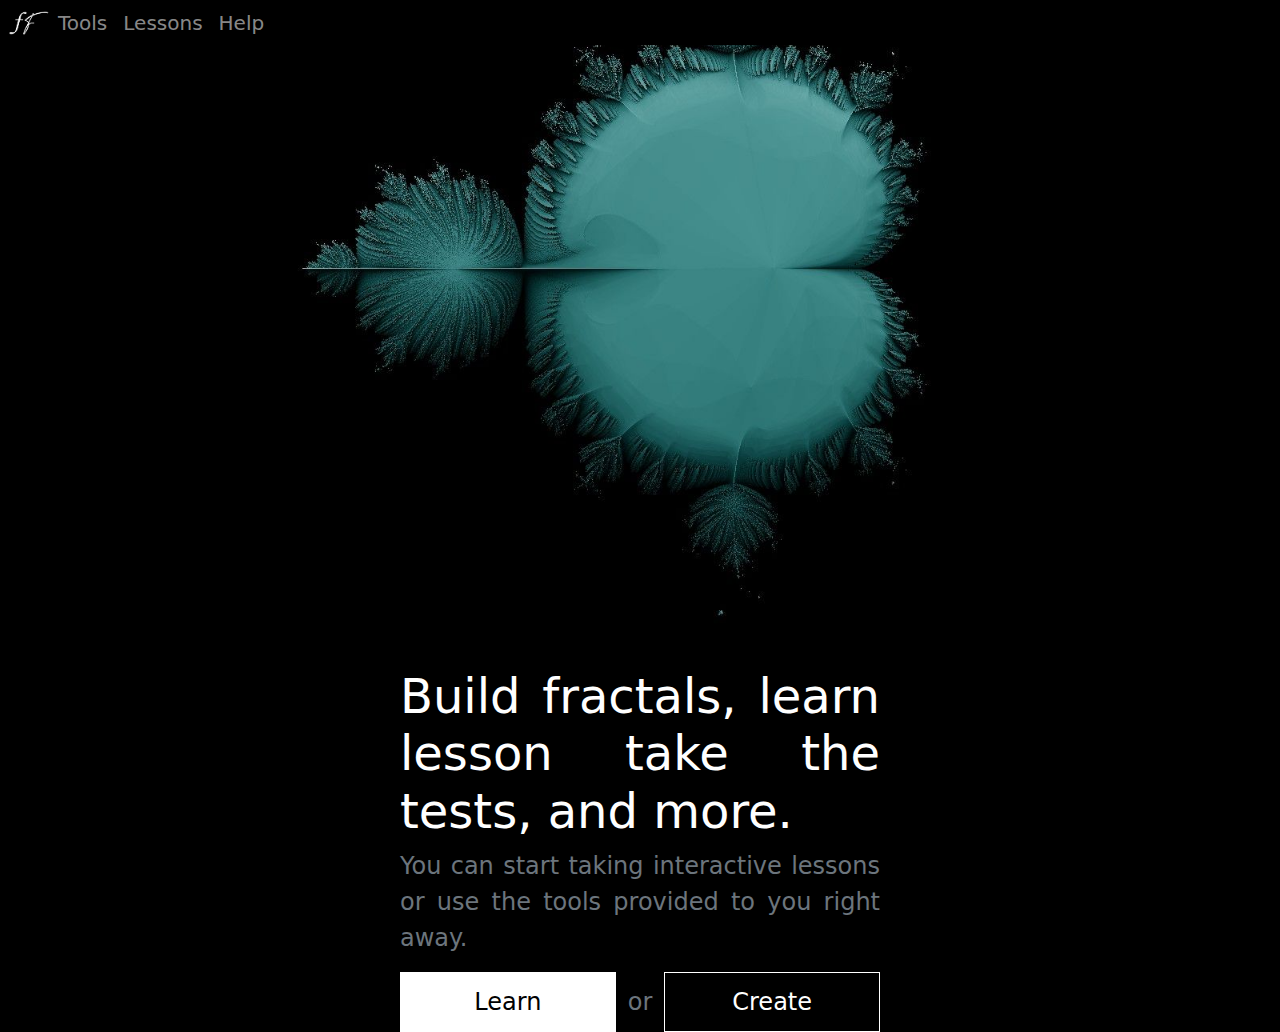
<file: index.html>
<html>
    <head>
        <title>FractalFuntrion</title>
        <link rel="shortcut icon" type="image/x-icon" href="sprites/favicon.ico" />
        <link rel="stylesheet" type="text/css" href="css/style.css" />
        <link href="css/bootstrap.css" type="text/css" rel="stylesheet" />
    </head>
    <body class="bg-black">
        <nav class="navbar navbar-expand-lg navbar-dark bg-black">
            <div class="container-fluid" style="padding: 0">
                <a class="navbar-brand" href="index.html" style="margin: 0; padding: 0">
                    <img src="sprites/logo.png" alt="logo" width="50" height="50" style="margin: 0; padding: 0" />
                </a>
                <button
                    class="navbar-toggler"
                    type="button"
                    data-bs-toggle="collapse"
                    data-bs-target="#navbarNavAltMarkup"
                    aria-controls="navbarNavAltMarkup"
                    aria-expanded="false"
                    aria-label="Toggle navigation">
                    <span class="navbar-toggler-icon"></span>
                </button>
                <div class="collapse navbar-collapse" id="navbarNavAltMarkup">
                    <div class="navbar-nav">
                        <a class="nav-link fs-5 fw-lighter" aria-current="page" href="tools.html"> Tools </a>
                        <a class="nav-link fs-5 fw-lighter" aria-current="page" href="lessons.html">Lessons</a>
                        <a class="nav-link fs-5 fw-lighter" href="help.html"> Help </a>
                    </div>
                </div>
            </div>
        </nav>

        <div class="main2">
            <img src="sprites/fractal.jpg" class="yakor" alt="fractal" />
            <div class="sloganDiv">
                <h1 class="slogan">Build fractals, learn lesson take the tests, and more.</h1>
                <span class="downSlogan">You can start taking interactive lessons or use the tools provided to you right away.</span>
                <div style="display: flex; justify-content: space-between; margin-top: 1em">
                    <button type="button" class="defButton fs-4 fw-lighter" onclick="goToLearning()">Learn</button>
                    <span class="downSlogan" style="display: flex; margin: auto; margin-left: 0.5em; margin-right: 0.5em"> or </span>
                    <button type="button" class="revButton fs-4 fw-lighter" onclick="goToTools()">Create</button>
                </div>
            </div>
        </div>
        <script src="js/links.js"></script>
        <script src="js/bootstrap.js"></script>
    </body>
</html>
</file>
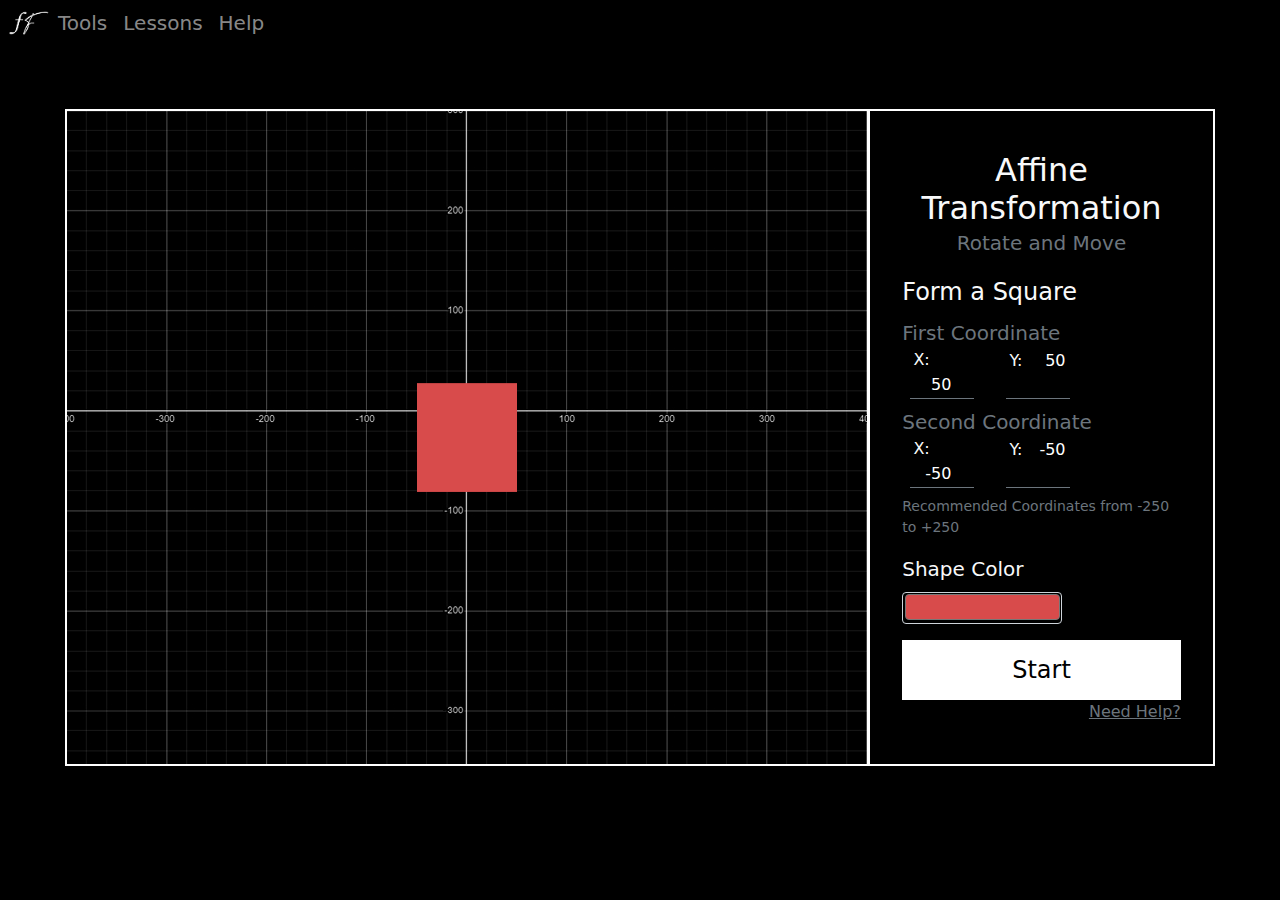
<file: affine.html>
<html>
    <head>
        <title>Affine Transformation</title>
        <link rel="shortcut icon" type="image/x-icon" href="sprites/favicon.ico" />
        <link rel="stylesheet" type="text/css" href="css/style.css" />
        <link href="css/bootstrap.css" type="text/css" rel="stylesheet" />
    </head>
    <body class="bg-black">
        <nav class="navbar navbar-expand-lg navbar-dark bg-black">
            <div class="container-fluid" style="padding: 0">
                <a class="navbar-brand" href="index.html" style="margin: 0; padding: 0">
                    <img src="sprites/logo.png" alt="logo" width="50" height="50" style="margin: 0; padding: 0" />
                </a>
                <button
                    class="navbar-toggler"
                    type="button"
                    data-bs-toggle="collapse"
                    data-bs-target="#navbarNavAltMarkup"
                    aria-controls="navbarNavAltMarkup"
                    aria-expanded="false"
                    aria-label="Toggle navigation">
                    <span class="navbar-toggler-icon"></span>
                </button>
                <div class="collapse navbar-collapse" id="navbarNavAltMarkup">
                    <div class="navbar-nav">
                        <a class="nav-link fs-5 fw-lighter" aria-current="page" href="tools.html">Tools</a>
                        <a class="nav-link fs-5 fw-lighter" aria-current="page" href="lessons.html">Lessons</a>
                        <a class="nav-link fs-5 fw-lighter" href="help.html"> Help </a>
                    </div>
                </div>
            </div>
        </nav>

        <div class="mainDiv">
            <canvas id="affine" class="canvas" width="800" height="600"></canvas>
            <form class="form" id="form1">
                <div class="formHeader">
                    <h1 class="fs-2 text-light" style="margin: 0" id="info">Affine Transformation</h1>
                    <span class="fs-5 secondLabel fw-lighter"> Rotate and Move </span>
                </div>

                
                <span class="form-label text-light fs-4" id="numiter" style="width: 100%; ">Form a Square </span>
                <div class="" style="width: 100%">
                    
                    
                    <span class="fs-5 fw-lighter secondLabel" id="numiter" style="width: 100%">First Coordinate</span>

                    <div class="coordinates">
                        <div class="coordinate">
                        <label for="point1" class="text-light fs-6" id="numiter">X:</label>
                        <input type="number" class="points" id="point1X" min="-400" max="400" required value="50" />
                        </div>
                        <div class="coordinate">
                        <label for="point1" class="text-light fs-6" id="numiter">Y:</label>
                        <input type="number" class="points" id="point1Y" min="-300" max="300" required value="50" />
                        </div>
                    </div>
                    <span class="form-label secondLabel fs-5 fw-lighter" id="numiter" style="width: 100%;">Second Coordinate</span>
                    <div class="coordinates"> 
                        <div class="coordinate">
                        <label for="point1" class="text-light fs-6" id="numiter">X:</label>
                        <input type="number" class="points" id="point2X" min="-400" max="400" required value="-50" />
                        </div>
                        <div class="coordinate">
                        <label for="point1" class="text-light fs-6" id="numiter">Y:</label>
                        <input type="number" class="points" id="point2Y" min="-300" max="300" required value="-50" />
                        </div>
                    </div>
                    <div class="form-text">Recommended Coordinates from -250 to +250</div>
                    <div id="shapeColor">
                        <label for="exampleColorInput" class="form-label text-light fs-5">Shape Color</label>
                    
                        <input type="color" class="form-control form-label form-control-color" id="exampleColorInput" value="#d84b4b" />
                    </div>
                </div>
                <button type="submit" class="sbutton defButton fs-4 fw-lighter" id="rotateButton" >Start</button>
                <p style="text-align: right; width: 100%; margin: 0"><a href="help.html" class="helpLink">Need Help?</a></p>
            </form>
        </div>

        <script src="js/bootstrap.js"></script>
        <script src="js/affine.js"></script>
    </body>
</html>
</file>
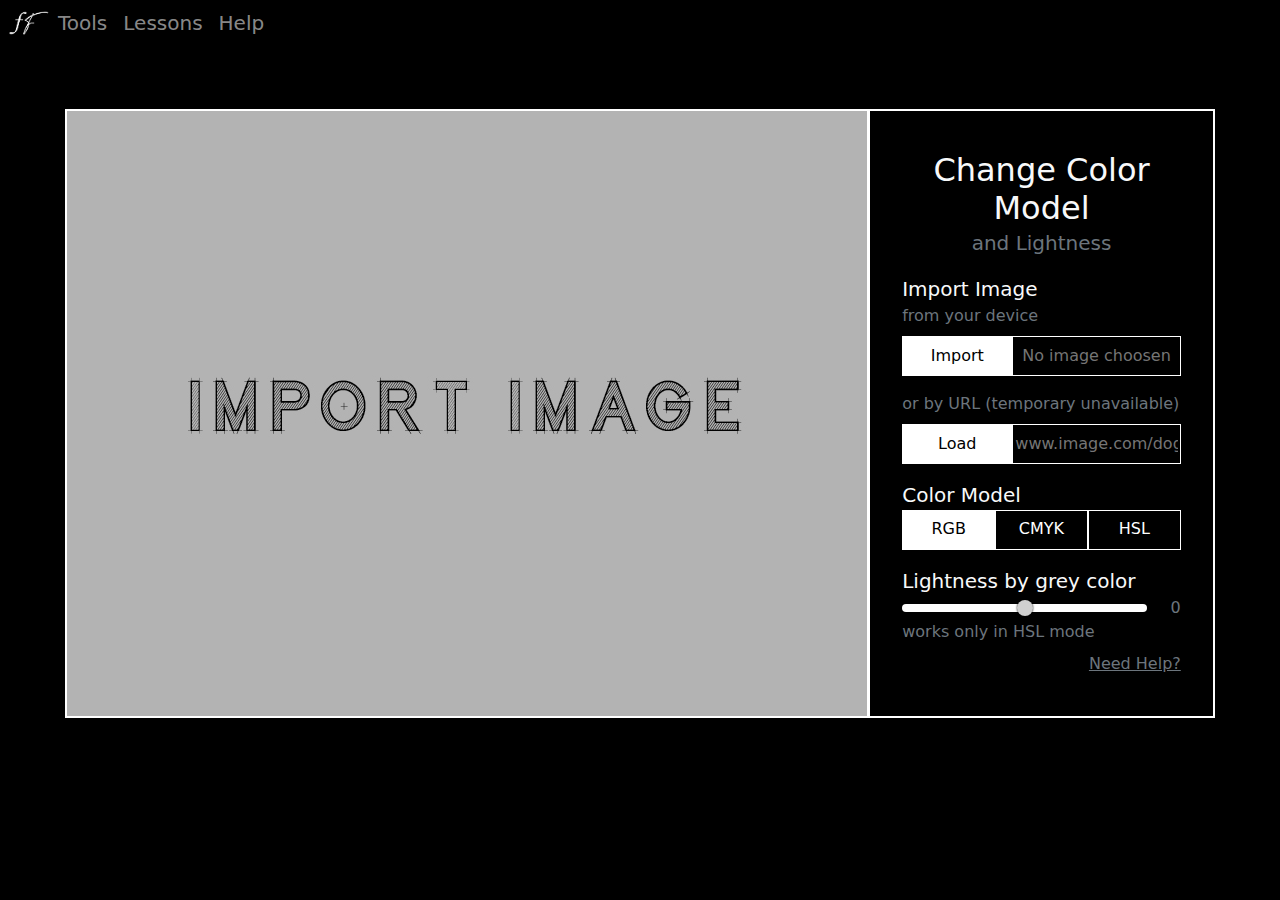
<file: color.html>
<html>
    <head>
        <title>Change Color Models</title>
        <link rel="shortcut icon" type="image/x-icon" href="sprites/favicon.ico" />
        <link rel="stylesheet" type="text/css" href="css/style.css" />
        <link href="css/bootstrap.css" type="text/css" rel="stylesheet" />
    </head>
    <body class="bg-black">
        <nav class="navbar navbar-expand-lg navbar-dark bg-black">
            <div class="container-fluid" style="padding: 0">
                <a class="navbar-brand" href="index.html" style="margin: 0; padding: 0">
                    <img src="sprites/logo.png" alt="logo" width="50" height="50" style="margin: 0; padding: 0" />
                </a>
                <button
                    class="navbar-toggler"
                    type="button"
                    data-bs-toggle="collapse"
                    data-bs-target="#navbarNavAltMarkup"
                    aria-controls="navbarNavAltMarkup"
                    aria-expanded="false"
                    aria-label="Toggle navigation">
                    <span class="navbar-toggler-icon"></span>
                </button>
                <div class="collapse navbar-collapse" id="navbarNavAltMarkup">
                    <div class="navbar-nav">
                        <a class="nav-link fs-5 fw-lighter" aria-current="page" href="tools.html">Tools</a>
                        <a class="nav-link fs-5 fw-lighter" aria-current="page" href="lessons.html">Lessons</a>
                        <a class="nav-link fs-5 fw-lighter" href="help.html"> Help </a>
                    </div>
                </div>
            </div>
        </nav>

        <div class="mainDiv">
            <canvas id="imgCanvas" class="canvas" width="800" height="600"></canvas>
            <form class="form" id="form1">
                <div class="formHeader">
                    <h1 class="fs-2 text-light" style="margin: 0" id="info">Change Color Model</h1>
                    <span class="fs-5 secondLabel fw-lighter"> and Lightness </span>
                </div>

                <div style="width: 100%">
                    <label for="exampleColorInput" class="text-light fs-5" style="width: 100%"> Import Image</label>
                    <label for="file" class="form-label secondLabel" id="numiter">from your device</label>
                    <div class="mb-3" style="width: 100%; display: flex">
                        <label for="file" class="defButton" style="width: 60%; display: flex">
                            <span style="margin: auto">Import</span>
                        </label>
                        <input class="fileInput" placeholder="No image choosen" readonly />
                        <input type="file" style="width: 100%; display: none" id="file" name="file" onchange="importFile()" />
                    </div>
                    <label for="iterations" class="form-label secondLabel" id="numiter2">or by URL (temporary unavailable)</label>
                    <div class="mb-3" style="width: 100%; display: flex">
                        <button disabled type="button" class="defButton" style="width: 60%" onclick="importLink()" id="load">Load</button>
                        <input disabled type="url" class="urlInput" id="urlInput" value="" placeholder="www.image.com/dog" required />
                    </div>
                </div>
                <label for="iterations" class="text-light fs-5" id="numiter2">Color Model</label>

                <div class="btn-group btn-group-toggle mb-3" data-toggle="buttons" style="width: 100%; display: flex">
                    <label class="defButton2" id="l1"> <input type="radio" name="options" id="option1" onclick="radioClick(this)" value="1" checked /> RGB </label>
                    <label class="revButton2" id="l2"> <input type="radio" name="options" id="option2" onclick="radioClick(this)" value="2" /> CMYK </label>
                    <label class="revButton2" id="l3"> <input type="radio" name="options" id="option3" onclick="radioClick(this)" value="3" /> HSL </label>
                </div>
                <label for="range" class="text-light fs-5">Lightness by grey color</label>
                <div class="rangeDiv">
                    <input class="range" id="range" type="range" value="0" min="-100" max="100" oninput="rangevalue.value=value" onchange="lightnessChange(this)" />
                    <output id="rangevalue" class="secondLabel" style="width: auto; text-align: right">0</output>
                </div>
                <label for="iterations" class="form-label secondLabel" id="numiter2">works only in HSL mode</label>
                <p style="text-align: right; width: 100%; margin: 0"><a href="help.html" class="helpLink">Need Help?</a></p>
            </form>
        </div>

        <script src="js/bootstrap.js"></script>
        <script src="js/color.js"></script>
    </body>
</html>
</file>
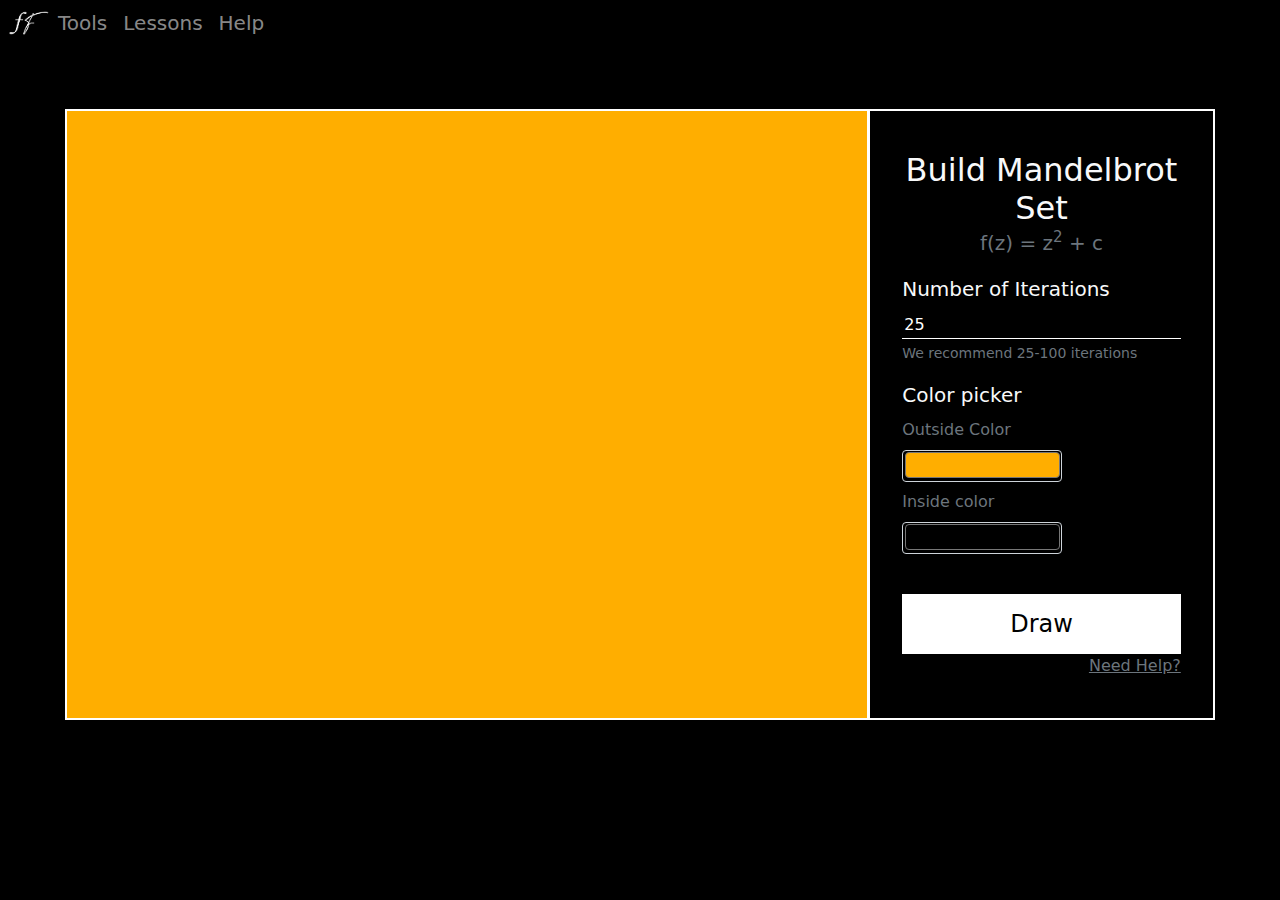
<file: fractal.html>
<html>
    <head>
        <title>Build Mandelbrot Set</title>
        <link rel="shortcut icon" type="image/x-icon" href="sprites/favicon.ico" />
        <link rel="stylesheet" type="text/css" href="css/style.css" />
        <link href="css/bootstrap.css" type="text/css" rel="stylesheet" />
    </head>
    <body class="bg-black">
        <nav class="navbar navbar-expand-lg navbar-dark bg-black">
            <div class="container-fluid" style="padding: 0">
                <a class="navbar-brand" href="index.html" style="margin: 0; padding: 0">
                    <img src="sprites/logo.png" alt="logo" width="50" height="50" style="margin: 0; padding: 0" />
                </a>
                <button
                    class="navbar-toggler"
                    type="button"
                    data-bs-toggle="collapse"
                    data-bs-target="#navbarNavAltMarkup"
                    aria-controls="navbarNavAltMarkup"
                    aria-expanded="false"
                    aria-label="Toggle navigation">
                    <span class="navbar-toggler-icon"></span>
                </button>
                <div class="collapse navbar-collapse" id="navbarNavAltMarkup">
                    <div class="navbar-nav">
                        <a class="nav-link fs-5 fw-lighter" aria-current="page" href="tools.html">Tools</a>
                        <a class="nav-link fs-5 fw-lighter" aria-current="page" href="lessons.html">Lessons</a>
                        <a class="nav-link fs-5 fw-lighter" href="help.html"> Help </a>
                    </div>
                </div>
            </div>
        </nav>

        <div class="mainDiv">
            <canvas id="fractal" class="canvas" width="800" height="600" style="background: #ffae00"></canvas>
            <form class="form" id="form1">
                <div class="formHeader">
                    <h1 class="fs-2 text-light" style="margin: 0" id="mndl">Build Mandelbrot Set</h1>
                    <span class="fs-5 secondLabel fw-lighter"> f(z) = z<sup>2</sup> + c </span>
                </div>
                <div class="mb-3" style="width: 100%">
                    <label for="iterations" class="form-label text-light fs-5" id="numiter">Number of Iterations</label>
                    <input type="number" class="iter" id="iterations" min="5" max="150" required value="25" />
                    <div id="emailHelp" class="form-text">We recommend 25-100 iterations</div>
                </div>
                <div class="mb-3 colorPickerDiv">
                    <label for="exampleColorInput" class="form-label text-light fs-5">Color picker</label>
                    <br />
                    <label for="exampleColorInput1" class="form-label secondLabel"> Outside Color </label>
                    <input type="color" class="form-control form-label form-control-color" id="exampleColorInput1" value="#ffae00" />
                    <label for="exampleColorInput2" class="form-label secondLabel"> Inside color </label>
                    <input type="color" class="form-control form-control-color" id="exampleColorInput2" value="#000" />
                </div>
                <button type="submit" class="sbutton defButton fs-4 fw-lighter" id="DrawButton" style="margin-top: 1em;">Draw</button>
                <p style="text-align: right; width: 100%; margin: 0"><a href="help.html" class="helpLink">Need Help?</a></p>
            </form>
        </div>

        <script src="js/bootstrap.js"></script>
        <script src="js/fractal.js"></script>
    </body>
</html>
</file>
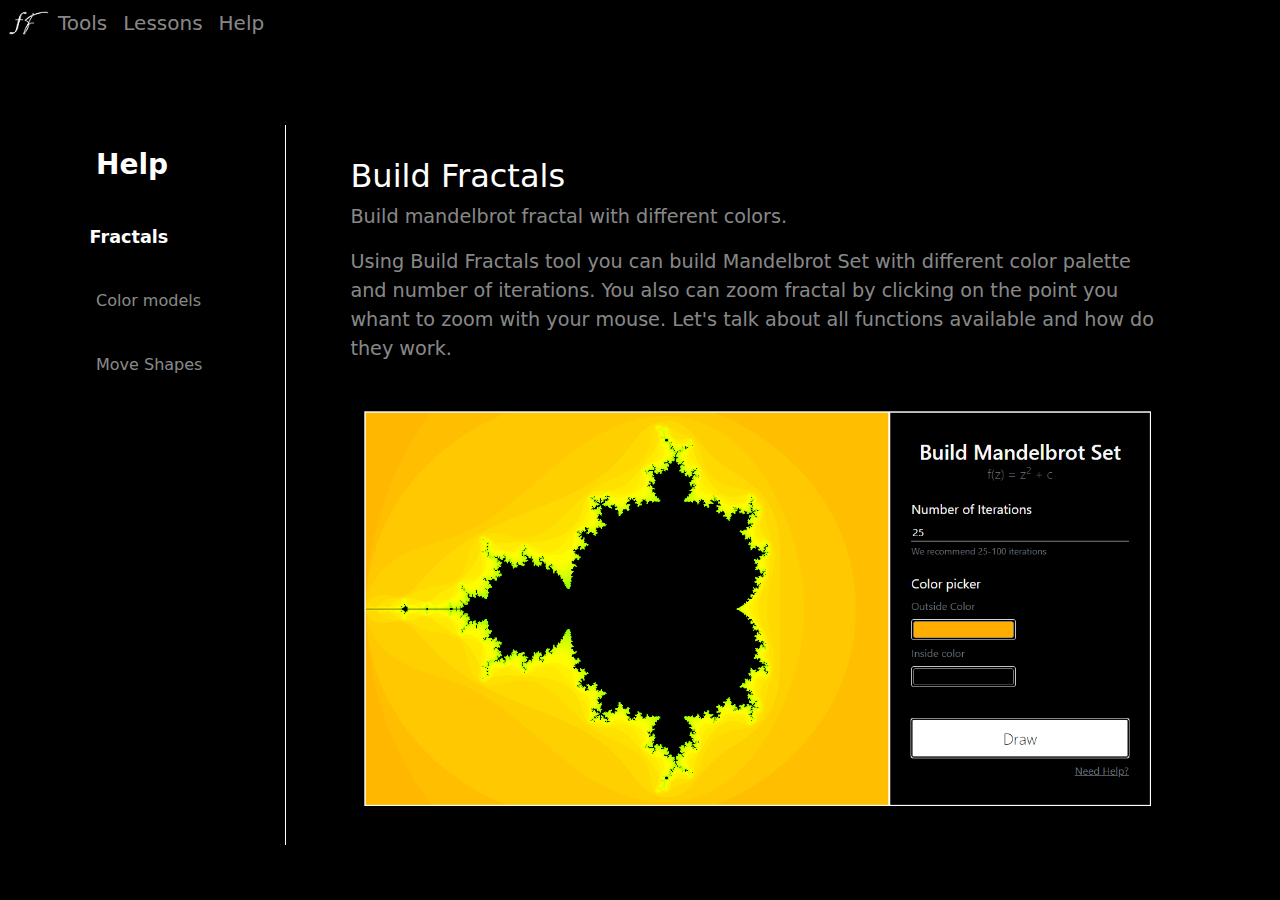
<file: help.html>
<html>
    <head>
        <title>Help</title>
        <link rel="shortcut icon" type="image/x-icon" href="sprites/favicon.ico" />
        <link rel="stylesheet" type="text/css" href="css/style.css" />
        <link href="css/bootstrap.css" type="text/css" rel="stylesheet" />
        
    </head>
    <body class="bg-black">
        <nav class="navbar navbar-expand-lg navbar-dark bg-black">
            <div class="container-fluid" style="padding: 0">
                <a class="navbar-brand" href="index.html" style="margin: 0; padding: 0">
                    <img src="sprites/logo.png" alt="logo" width="50" height="50" style="margin: 0; padding: 0" />
                </a>
                <button
                    class="navbar-toggler"
                    type="button"
                    data-bs-toggle="collapse"
                    data-bs-target="#navbarNavAltMarkup"
                    aria-controls="navbarNavAltMarkup"
                    aria-expanded="false"
                    aria-label="Toggle navigation">
                    <span class="navbar-toggler-icon"></span>
                </button>
                <div class="collapse navbar-collapse" id="navbarNavAltMarkup">
                    <div class="navbar-nav">
                        <a class="nav-link fs-5 fw-lighter" aria-current="page" href="tools.html">Tools</a>
                        <a class="nav-link fs-5 fw-lighter" aria-current="page" href="lessons.html">Lessons</a>
                        <a class="nav-link fs-5 fw-lighter" href="help.html"> Help </a>
                    </div>
                </div>
            </div>
        </nav>


        <div class="tabsMain">
        <div class="tabs">
            <div class="tablink" style="height: 5em; display: flex;"><span class="fs-3 fw-bold" style="margin: auto; width: 100%;">Help</span></div>
            <button class="tablink choosedTab" onclick="openTab(this, 'fractalTab')">Fractals</button>
            <button class="tablink" onclick="openTab(this, 'colorTab')">Color models</button>
            <button class="tablink" onclick="openTab(this, 'affineTab')">Move Shapes</button>
        </div>
          
        <div class="tabContent">
            
          
            <div id="fractalTab" class="tabText" >
              <h2>Build Fractals</h2>
              <p>Build mandelbrot fractal with different colors.</p>

              <p class="fw-light">   Using Build Fractals tool you can build Mandelbrot Set with different color palette and number of iterations. You also can zoom fractal by clicking on the point you whant to zoom with your mouse. Let's talk about all functions available and how do they work.</p>

            <div style="width: 100%; display: flex; flex-wrap: wrap; margin: 2em 0 2em 0;">
                <img src="sprites/help/fractal/fractalMenu.png" width="100%" alt="img" style="margin-inline: auto">
                <span class="fw-medium fs-5"style="margin-inline: auto;">Build Fractal Menu</span>
            </div>
                <h3 style="width: 100%; text-align:center; margin-top: 3em;">Change number of Iterations</h3>
                <div style="width: 50%; display: block; margin: 2em 0 2em 0;">
                    <img src="sprites/help/fractal/iterations.png" width="100%" alt="img" style="margin-inline: auto; " >
                </div>
                <p class="fw-light">The program has to do some computation to decide whether a point belongs to the mandelbrot set. The Number of Iterations setting tells how much work it will do before giving up and making decision. The more iterations are performed, the more accurate the drawing will be. We recommend to set from 25 to 100 iterations.</p>
            

                <h3 style="width: 100%; text-align:center; margin-top: 3em;">Change color palette</h3>
                <div style="width: 40%; display: block; margin: 2em 0 2em 0;">
                    <img src="sprites/help/fractal/colorPicker.png" width="100%" alt="img" style="margin-inline: auto; " >
                </div>
                <p class="fw-light">In order to add some colors, we could associate a color for each possible value of iterations. In this tool, we are switching from RGB colors to HSL (hue, saturation, lightness) colors. This allows us to change the color easily by modifying only the hue. The colors in the images are arbitrary. The set of colors that are used is called the "palette". Using Color picker you can choose outer and inner color of madelbrot set.</p>


                <h3 style="width: 100%; text-align:center; margin-top: 3em;">Zoom</h3>
                <div style="width: 40%; display: block; margin: 2em 0 2em 0;">
                    <img src="sprites/help/fractal/zoom.png" width="100%" alt="img" style="margin-inline: auto; " >
                </div>
                <p class="fw-light">After you drawed Mandelbrot Set you can click on it to zoom in. The point where you clicked will be moved to the center of the image and fractal will be scaled by 2 times. As you zoom, you might need to increase number of iterations.</p>
            </div>
          





            <div id="colorTab" class="tabText" style="display:none">
                <h2>Change Color Model</h2>
                <p>See transition from one color model to another.</p>
  
                <p class="fw-light">A color model is a system that helps us to define and describe colors through numerical values. Using Color Model tool you can change color models of your image between RGB, CMYK and HSL. Is is also available tp change lightness in HSL color model.</p>
  
              <div style="width: 100%; display: flex; flex-wrap: wrap; margin: 2em 0 2em 0;">
                  <img src="sprites/help/color/colorMenu.png" width="100%" alt="img" style="margin-inline: auto">
                  <span class="fw-medium fs-5"style="margin-inline: auto;">Change Color Model Menu</span>
              </div>


                  <h3 style="width: 100%; text-align:center; margin-top: 3em;">Import Image</h3>
                  <div style="width: 50%; display: block; margin: 2em 0 2em 0;">
                      <img src="sprites/help/color/importImage.png" width="100%" alt="img" style="margin-inline: auto; " >
                  </div>
                  <p class="fw-light">To change different color models you need to import Image you want to work with. You can either load image from your computer or import from URL link (currently unavailable).</p>
              
  
                  <h3 style="width: 100%; text-align:center; margin-top: 3em;">Change color model</h3>
                  <div style="width: 40%; display: block; margin: 2em 0 2em 0;">
                      <img src="sprites/help/color/colorModel.png" width="100%" alt="img" style="margin-inline: auto; " >
                  </div>
                  <p class="fw-light">In Color model tool 3 color models are available: RGB (Red, Green, Blue), CMYK (Cyan, Magenta, Yellow, Black) and HSL (Hue, Saturation, Lightness). You can change them by clicking on color model you want to see. Program will calculate every pixel of your image and change it color model.</p>
  
  
                  <h3 style="width: 100%; text-align:center; margin-top: 3em;">Zoom</h3>
                  <div style="width: 40%; display: block; margin: 2em 0 2em 0;">
                      <img src="sprites/help/color/lightness.png" width="100%" alt="img" style="margin-inline: auto; " >
                  </div>
                  <p class="fw-light">The HSL model is very similar to the RGB color model. The difference lies in how colors are expressed numerically.

                    The hue determines which basic color it is. Saturation and luminance tell more about the variations of these basic colors. Finally, lightness refers to the "whiteness" of the color. It may also be termed "brightness", "value" or "intensity." By draging ligtness slider you can change the lightness in your image. It works only using HSL color model.</p>
            </div>
          






            <div id="affineTab" class="tabText" style="display:none">
                <h2>Move Shapes</h2>
                <p>Moving shapes using affine transformation.</p>
  
                <p class="fw-light">Affine transformation is a linear mapping method that preserves points, straight lines, and planes. Sets of parallel lines remain parallel after an affine transformation. The affine transformation technique is typically used to correct for geometric distortions or deformations that occur with non-ideal camera angles. Move Shapes tool alows you to move and rotate square using affine transformations.</p>
  
              <div style="width: 100%; display: flex; flex-wrap: wrap; margin: 2em 0 2em 0;">
                  <img src="sprites/help/affine/affineMenu.png" width="100%" alt="img" style="margin-inline: auto">
                  <span class="fw-medium fs-5"style="margin-inline: auto;">Affine Transformation Menu</span>
              </div>


                  <h3 style="width: 100%; text-align:center; margin-top: 3em;">Form a Square</h3>
                  <div style="width: 50%; display: block; margin: 2em 0 2em 0;">
                      <img src="sprites/help/affine/squareForm.png" width="100%" alt="img" style="margin-inline: auto; " >
                  </div>
                  <p class="fw-light">To build a shape you should give two diagonally opposite points A(x, y) and C(x, y) of a square. Program will find out the other two points in terms of the known coordinates using this formulas</p>
                  <img src="sprites/help/affine/formula.png" width="50%" alt="img" style="margin-inline: auto;">
              
  
                  <h3 style="width: 100%; text-align:center; margin-top: 3em;">Change shape color</h3>
                  <div style="width: 40%; display: block; margin: 2em 0 2em 0;">
                      <img src="sprites/help/affine/colorChange.png" width="100%" alt="img" style="margin-inline: auto; " >
                  </div>
                  <p class="fw-light">Using color picker you can change shape color.</p>
  
  
                  <h3 style="width: 100%; text-align:center; margin-top: 3em;">Stop Image</h3>
                  <div style="width: 40%; display: block; margin: 2em 0 2em 0;">
                      <img src="sprites/help/affine/stop.png" width="100%" alt="img" style="margin-inline: auto; " >
                  </div>
                  <p class="fw-light">After starting square movement using "Start" button you can use same button to Stop movement in any postion.</p>
            </div>
          
        </div>
    </div>



        <script src="js/bootstrap.js"></script>
        <script src="js/help.js"></script>
    </body>
</html>
</file>
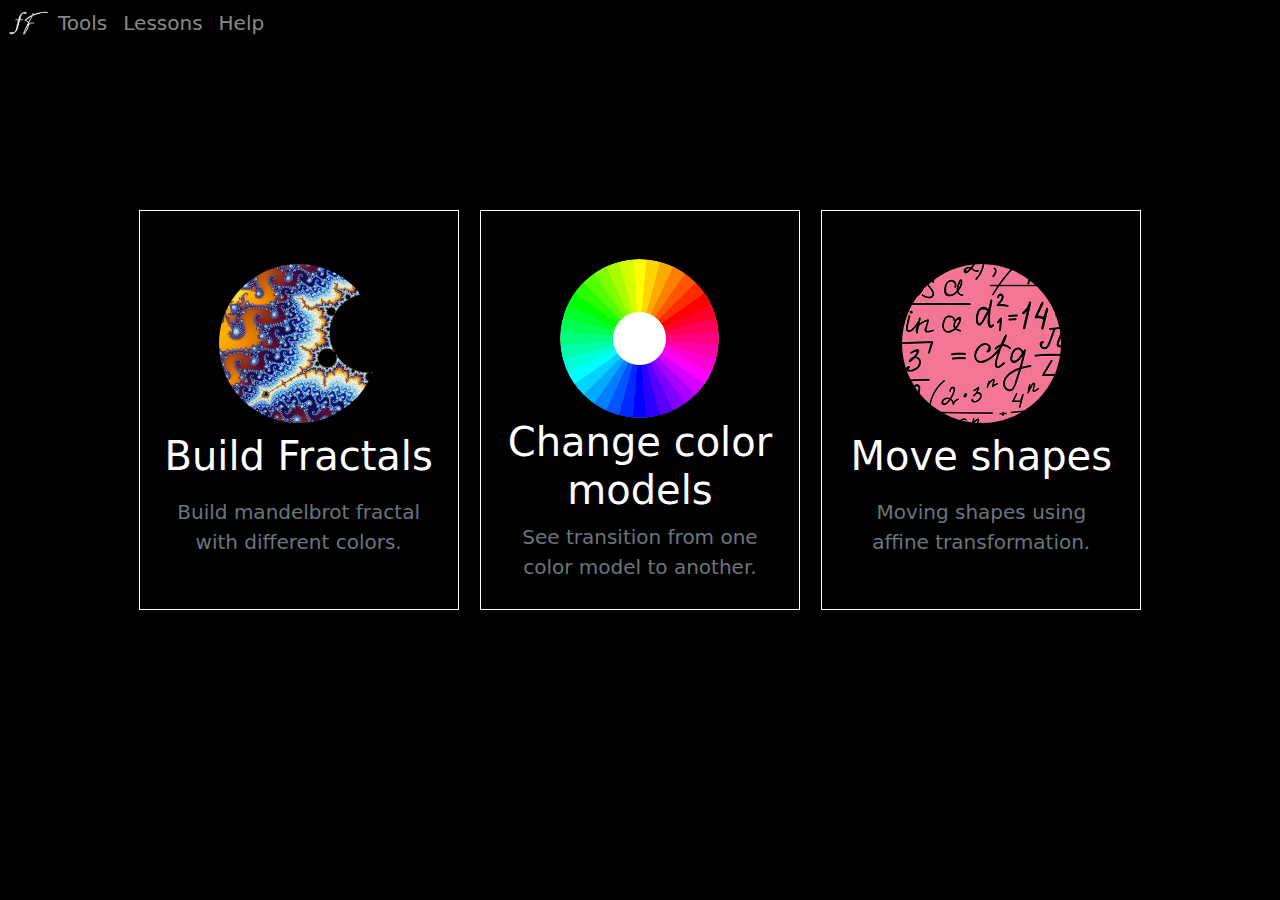
<file: tools.html>
<html>
    <head>
        <title>Tools</title>
        <link rel="shortcut icon" type="image/x-icon" href="sprites/favicon.ico" />
        <link rel="stylesheet" type="text/css" href="css/style.css" />
        <link href="css/bootstrap.css" type="text/css" rel="stylesheet" />
    </head>
    <body class="bg-black">
        <nav class="navbar navbar-expand-lg navbar-dark bg-black">
            <div class="container-fluid" style="padding: 0">
                <a class="navbar-brand" href="index.html" style="margin: 0; padding: 0">
                    <img src="sprites/logo.png" alt="logo" width="50" height="50" style="margin: 0; padding: 0" />
                </a>
                <button
                    class="navbar-toggler"
                    type="button"
                    data-bs-toggle="collapse"
                    data-bs-target="#navbarNavAltMarkup"
                    aria-controls="navbarNavAltMarkup"
                    aria-expanded="false"
                    aria-label="Toggle navigation">
                    <span class="navbar-toggler-icon"></span>
                </button>
                <div class="collapse navbar-collapse" id="navbarNavAltMarkup">
                    <div class="navbar-nav">
                        <a class="nav-link fs-5 fw-lighter" aria-current="page" href="tools.html">Tools</a>
                        <a class="nav-link fs-5 fw-lighter" aria-current="page" href="lessons.html">Lessons</a>
                        <a class="nav-link fs-5 fw-lighter" href="help.html"> Help </a>
                    </div>
                </div>
            </div>
        </nav>

        <div style="margin: auto" class="main2">
            <div class="chooseDiv">
                <img src="sprites/mandelbrot.jpg" alt="mandelbrot" />
                <h1 class="fs-1 fw-normal" style="color: white; text-align: center">Build Fractals</h1>
                <span class="fs-5" style="width: 80%; text-align: center; color: #6c757d"> Build mandelbrot fractal with different colors.</span>
                <a href="fractal.html"></a>
            </div>
            <div class="chooseDiv">
                <img src="sprites/color.jpg" alt="mandelbrot" />
                <h1 class="fs-1 fw-normal" style="color: white; text-align: center">Change color models</h1>
                <span class="fs-5" style="width: 80%; text-align: center; color: #6c757d"> See transition from one color model to another.</span>
                <a href="color.html"></a>
            </div>

            <div class="chooseDiv">
                <img src="sprites/formulas.jpg" alt="mandelbrot" />
                <h1 class="fs-1 fw-normal" style="color: white; text-align: center">Move shapes</h1>
                <span class="fs-5" style="width: 80%; text-align: center; color: #6c757d">Moving shapes using affine transformation.</span>
                <a href="affine.html"></a>
            </div>
        </div>

        <script src="js/bootstrap.js"></script>
    </body>
</html>
</file>
<file: css/style.css>
:root{
    --secondary-color: #6c757d;
    --secondary-color2:rgba(255, 255, 255, 0.55);
}
.mainDiv {
    margin-inline: auto;
    align-content: space-between;
    margin-top: 5%;
    width: 90%;
    justify-content: center;
    display: flex;
    flex-wrap: wrap;
}
.canvas {
    background: #9f9f9f;
    margin-left: 0;
    margin-bottom: 3em;
    border: 2px solid white;
}
#imgCanvas{
    background-image: url("../sprites/importImage.jpg");
}
#affine{
    background: url("../sprites/coordinatePlane.jpg");
}
#fractal:hover {
    cursor: zoom-in;
}
.form {
    display: flex;
    flex-wrap: wrap;
    margin-left: 0;
    margin-bottom: 3em;

    padding: 2em;
    padding-top: 2.5em;
    padding-bottom: 2.5em;

    border-left: 1px;
    border-right: 2px;
    border-top: 2px;
    border-bottom: 2px;
    border-style: solid;
    border-color: white;
    width: 30%;
    height: auto;
    min-width: 20em;
    max-width: 25em;
    background: black;
    align-content: space-between;
}
.iter {
    background: none;
    border: none;
    border-bottom: 1px solid white;
    border-color: white;
    color: white;
    width: 100%;
}
.iter:focus {
    border: none;
    border-bottom: 1px solid var(--secondary-color);
}

.points {
    background: none;
    border: none;
    
    
    color: white;
    text-align: right;
    width: 2.5em;

    margin: 0;

}
.coordinates{
    display: flex;
    
    margin-left: 0.5em;
    margin-bottom: 0.5em;
    
}
#shapeColor{
    margin-top: 1em;
    margin-bottom: 1em;
}
.coordinate{
    margin-right: 2em;
    padding-left: 0.2em;
    width: 4em;
    border-bottom: 1px solid var(--secondary-color);
}


/* Chrome, Safari, Edge, Opera */
input::-webkit-outer-spin-button,
input::-webkit-inner-spin-button {
    -webkit-appearance: none;
    margin: 0;
}

/* Firefox */
input[type="number"] {
    -moz-appearance: textfield;
}
.secondLabel {
    color: var(--secondary-color);
}
.formHeader {
    margin: auto;
    text-align: center;
    margin-bottom: 1em;
}
.sbutton {
    
    width: 100%;
}
.defButton {
    width: 100%;
    height: 2.5em;
    text-align: center;
    padding: 0.375rem 0.75rem;
    border: 1px solid rgb(255, 255, 255);
    background: white;
    color: black;
    transition: 0.2s;
}
.revButton {
    width: 100%;
    height: 2.5em;
    text-align: center;
    padding: 0.375rem 0.75rem;
    border: 1px solid rgb(255, 255, 255);
    background: black;
    color: white;
    transition: 0.2s;
}
.defButton:hover {
    cursor: pointer;
    color: white;
    background: black;
}
.revButton:hover {
    cursor: pointer;
    color: black;
    background: white;
}
.defButton2 {
    width: 100%;
    height: 2.5em;
    text-align: center;
    padding: 0.375rem 0.75rem;
    border: 1px solid rgb(255, 255, 255);
    background: white;
    color: black;
    transition: 0.2s;
}
.revButton2 {
    width: 100%;
    height: 2.5em;
    text-align: center;
    padding: 0.375rem 0.75rem;
    border: 1px solid rgb(255, 255, 255);
    background: black;
    color: white;
    transition: 0.2s;
}
.defButton2:hover {
    cursor: pointer;
}
.revButton2:hover {
    background: hsl(0, 0%, 10%);
    color: white;
    cursor: pointer;
}
.helpLink {
    color: var(--secondary-color);
    text-decoration-color: var(--secondary-color);
    transition: 0.2s;
    
}
a.helpLink:hover {
    cursor: pointer;
    color: white;
}
.yakor {
    margin: auto;
    height: 50em;
}
.sloganDiv {
    margin: auto;
    width: 30em;
    text-align: justify;
}
.slogan {
    color: white;
    font-size: 3em;
}
.downSlogan {
    color: #6c757d;
    font-size: 1.5em;
}
.main2 {
    flex-wrap: wrap;
    margin: auto;
    display: flex;
    height: 90%;
    width: 80%;
    justify-content: space-around;
    align-content: center;
}
.chooseDiv {
    height: 25em;
    margin: auto;
    margin-bottom: 5em;
    display: flex;
    flex-wrap: wrap;
    width: 20em;
    padding-top: 3em;
    padding-bottom: 3em;
    align-content: space-around;
    justify-content: center;
    border: 1px solid white;
    position: relative;
    transition: 0.2s;
}
.chooseDiv:hover {
    transform: scale(1.05);
}
.chooseDiv img {
    margin: auto;
    border-radius: 100%;
    width: 50%;
}
.chooseDiv a {
    position: absolute;
    top: 0;
    left: 0;
    width: 100%;
    height: 100%;
    overflow: hidden;
}
.fileInput {
    text-align: center;
    background: none;
    border: none;
    border: 1px solid white;
    border-color: white;
    color: white;
    width: 100%;
}
.fileInput:hover {
    cursor: default;
}
.urlInput {
    background: none;
    border: none;
    border: 1px solid white;
    border-color: white;
    color: white;
    width: 100%;
    text-align: center;
}
input:focus {
    outline: none;
}
.btn-group [type="radio"] {
    display: none;
}
.range {
    width: 88%;
    cursor: pointer;
    -webkit-appearance: none;
    height: 0.5em;
    background: rgb(255, 255, 255);
    border-radius: 0.5em;
}
input[type="range"]::-webkit-slider-thumb {
    -webkit-appearance: none;
    height: 1em;
    width: 1em;
    border-radius: 50%;
    background: #cfcfcf;

    box-shadow: 0 0 2px 0 rgb(0, 0, 0);
}
.rangeDiv {
    display: flex;
    align-items: center;
    justify-content: space-between;
    width: 100%;
}
body.inheritCursors * {
    cursor: inherit !important;
}
.tabsMain{
    margin-inline: auto;
    display: flex;
    justify-content: center;
    width: min(100% - 2rem, 70rem);
    margin-top: 5em;   
}
.tabs{
    overflow-y: auto;
    max-height: 80vh;
    width: 16rem;
    color: white;
}
.tabs::-webkit-scrollbar {
    margin-left: 0px;
    width: 0px;
}
.tablink{
    height: 4em;
    width: 10rem;
    text-align: left;
    padding-left: 1rem;
    background-color: inherit;
    color: var(--secondary-color2);
    transition: 0.2s;
    background: inherit;
    border: none;
    outline: none;
}
.tablink span{
    color: white;
}
.tabContent{
    color: var(--secondary-color2);
    height: 80vh;
    width: 100%;
    padding: 2em 1em 2em 4em;
    border-left: 1px solid white;
}
.tabContent h1, h2, h3, h4, h5{
    color: white;
}
.choosedTab{
    color: white;
    background: inherit;
    border: none;
    outline: none;
    font-weight: 600;
    background-color: inherit;
    transform: scale(1.10);
}
.tabText{
    padding-right: 1em;
    overflow-y: auto;
    max-height: 100%;
}
.tabText p {
    font-size:larger
}
li{
    font-size: larger;
    margin-bottom: 1em;
}
#colorCheck{
    border: 1px solid;
    background-color: white;
}
.quiz{
    font-size: large;
}
.quiz [type="radio"]{
    
    display: none;
}
.quizRadio{
    margin-right: 0.3em;
    vertical-align:middle;
}
.quizLabel{
    font-size: larger;
    margin: 1em 0 1em 1em;
}
.question{
    margin-top: 2em;
    font-size: 1.5em;
    font-weight: 200;
}

::-webkit-scrollbar {
    margin-left: 10px;
    width: 5px;
  }
  ::-webkit-scrollbar-track {
    background: inherit; 
  }
  ::-webkit-scrollbar-thumb {
    background: rgb(255, 255, 255); 
    border-radius: 1em;
  }
  ::-webkit-scrollbar-thumb:hover {
    background: rgb(186, 186, 186); 
  }
</file>
